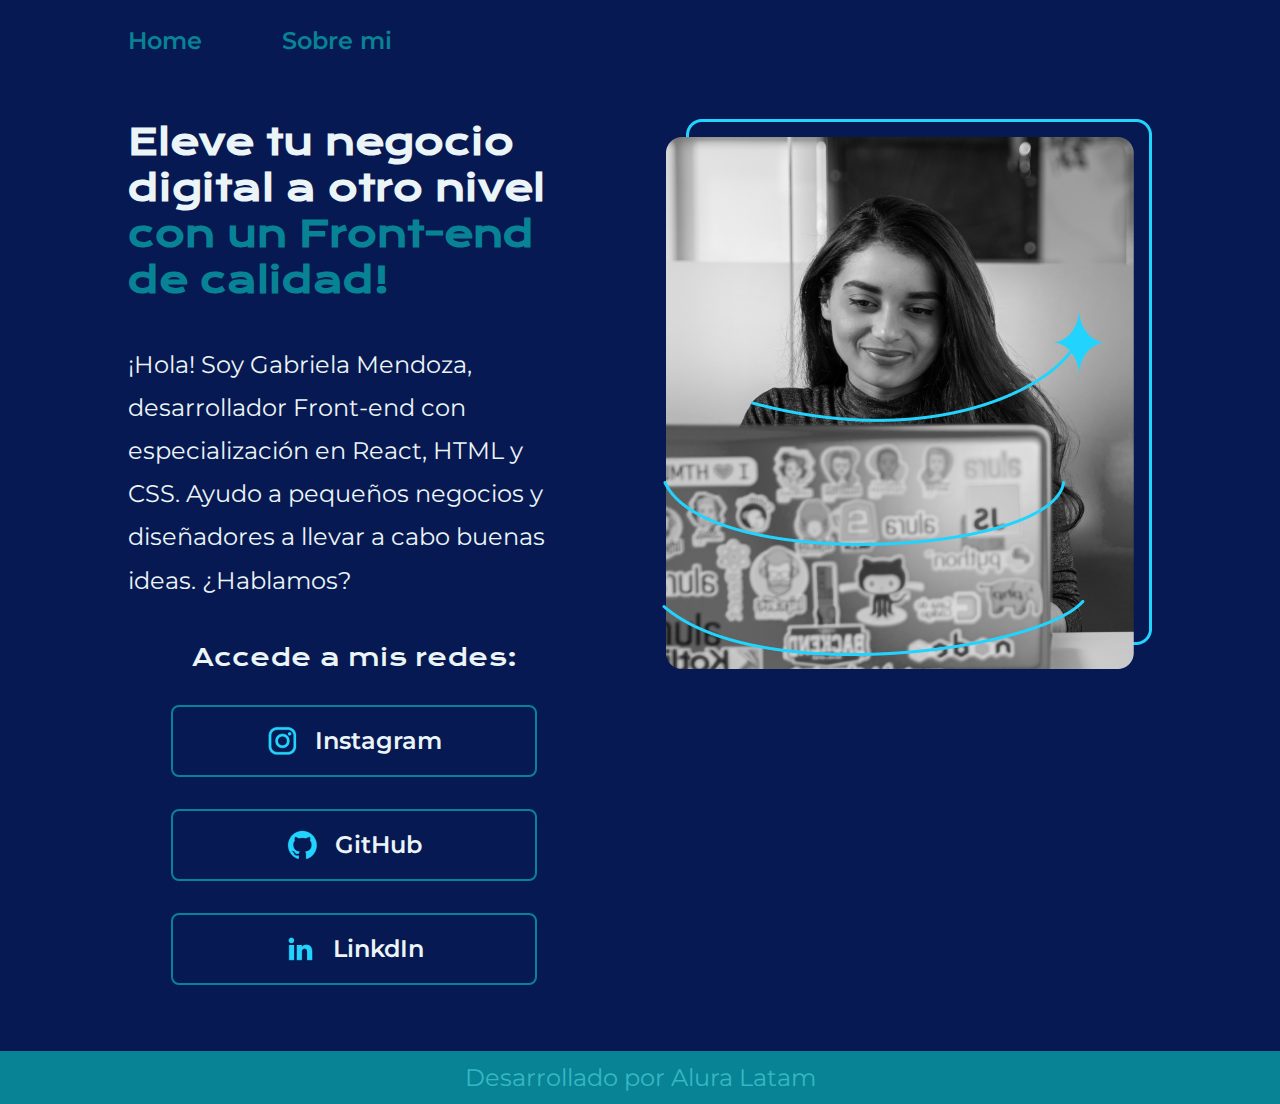
<file: index.html>
<!DOCTYPE html>
<html lang="es">
<head>
  <meta charset="UTF-8">
  <meta http-equiv="X-UA-Compatible" content="ie=edge">
  <meta name="viewport" content="width=device-width, initial-scale=1.0">
  <link rel="stylesheet" href="./style/style.css">
  <title>Portafolio</title>
</head> 
<body>
  <header>
    <nav class="header_menu">
      <a class="menu_link" href="./index.html">Home</a>
      <a class="menu_link" href="./about.html">Sobre mi</a>
    </nav>
  </header>
  <main class="main">
    <div class="text-content">
      <h1 class="title">Eleve tu negocio digital a otro nivel <strong>con un Front-end 
        de calidad!</strong>
      </h1>
      <p>
        ¡Hola! Soy Gabriela Mendoza, desarrollador Front-end con especialización
        en React, HTML y CSS. Ayudo a pequeños negocios y diseñadores a llevar 
        a cabo buenas ideas. ¿Hablamos?
      </p>
      <div class="link-content">
        <h2 class="subtitle">Accede a mis redes:</h2>
        <a class="link" href="http://instagram.com">
          <img src="./assets/instagram.png" alt="logo ig" srcset="">
          Instagram
        </a>
        <a class="link" href="http://github.com">
          <img src="./assets/github.png" alt="logo github" srcset="">
          GitHub
        </a>
        <a class="link" href="http://linkedin.com">
          <img src="./assets/linkedin.png" alt="logo ig" srcset="">
          LinkdIn
        </a>
      </div>
    </div>
    <img class="foto" src="./assets/Imagem.png" width="50%" alt="imagen de tulio bastidas"/>
  </main>
  <footer class="footer">  
    <p>Desarrollado por Alura Latam</p>
  </footer>
</body>
</html>
</file>
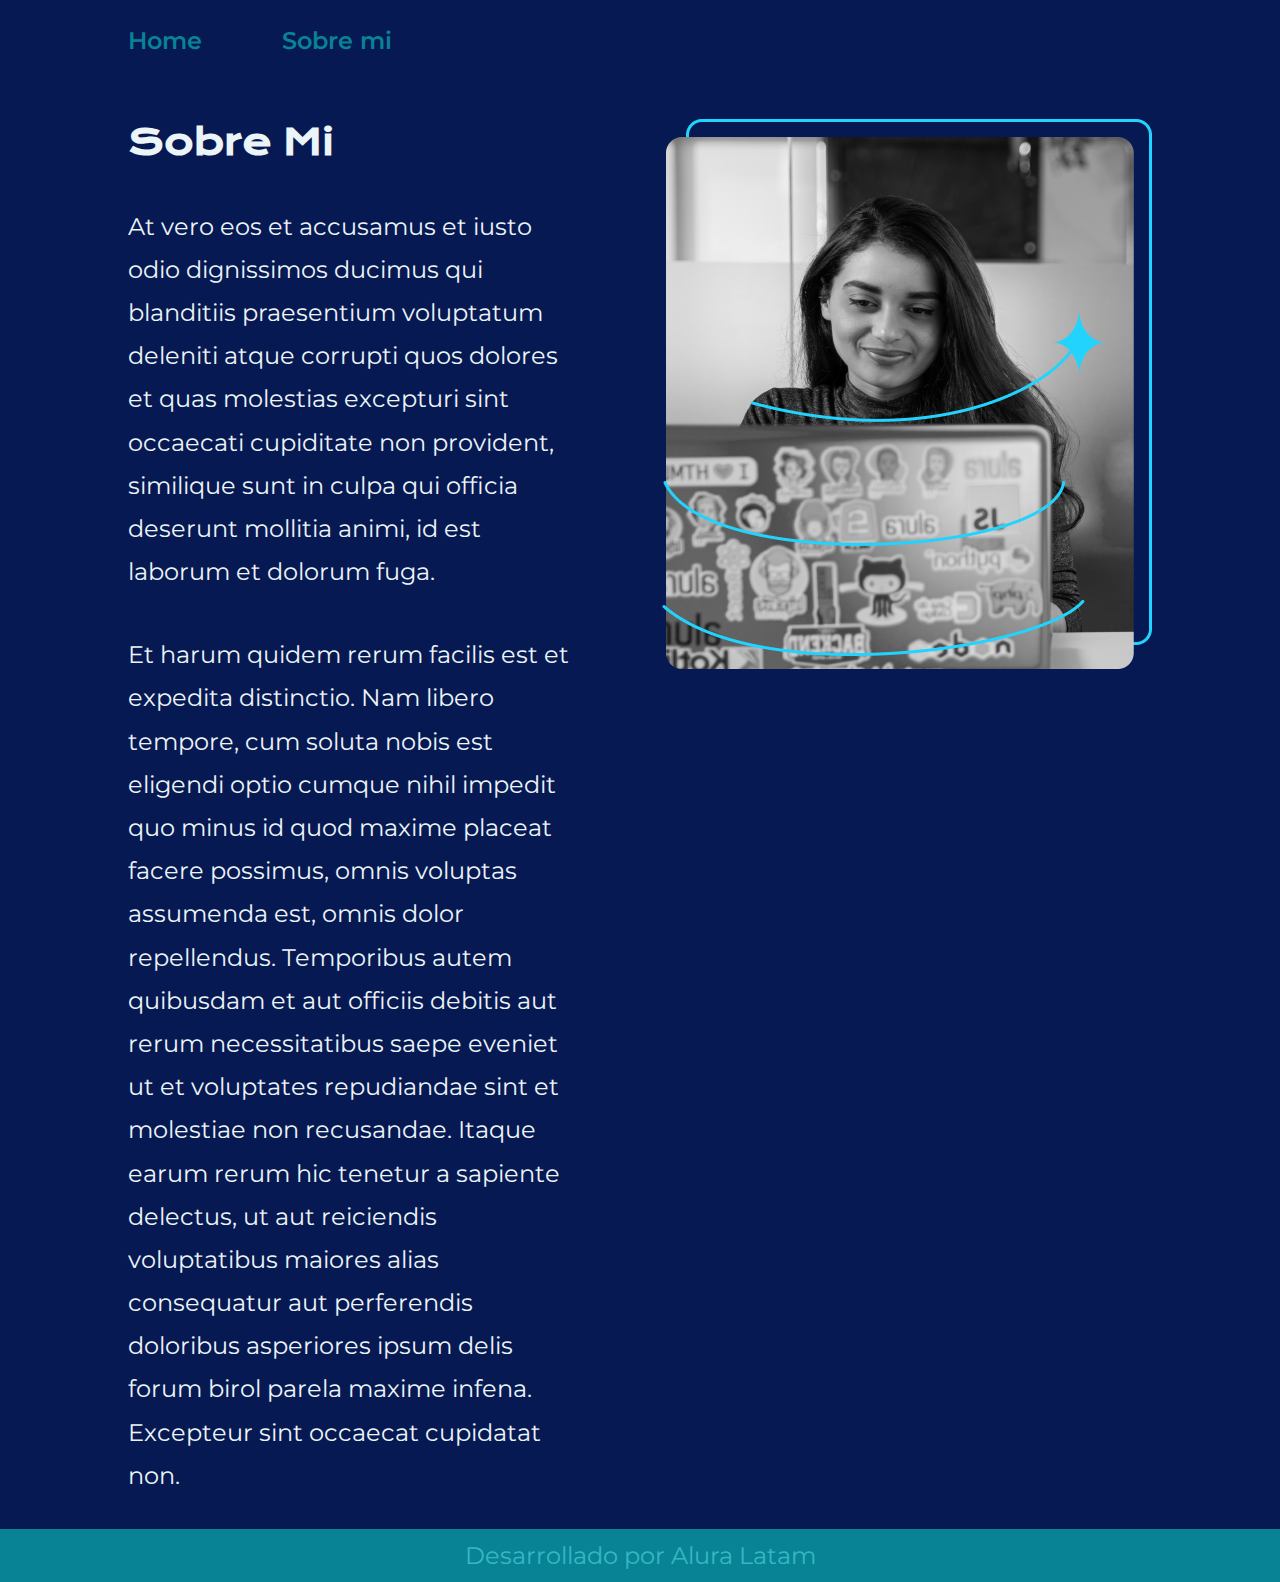
<file: about.html>
<!DOCTYPE html>
<html lang="es">
<head>
  <meta charset="UTF-8">
  <meta http-equiv="X-UA-Compatible" content="ie=edge">
  <meta name="viewport" content="width=device-width, initial-scale=1.0">
  <link rel="stylesheet" href="./style/style.css">
  <title>About Me</title>
</head>
<body>
  <body>
    <header>
      <nav class="header_menu">
        <a class="menu_link" href="./index.html">Home</a>
        <a class="menu_link" href="./about.html">Sobre mi</a>
      </nav>
    </header>
    <main class="main">
      <div class="text-content">
        <h1 class="title">Sobre Mi</h1>
        <p>At vero eos et accusamus et iusto odio dignissimos 
          ducimus qui blanditiis praesentium voluptatum deleniti atque corrupti 
          quos dolores et quas molestias excepturi sint occaecati cupiditate 
          non provident, similique sunt in culpa qui officia deserunt mollitia 
          animi, id est laborum et dolorum fuga.
        </p>
        <p>
          Et harum quidem rerum facilis est et expedita distinctio. Nam libero 
          tempore, cum soluta nobis est eligendi optio cumque nihil impedit quo 
          minus id quod maxime placeat facere possimus, omnis voluptas assumenda 
          est, omnis dolor repellendus. Temporibus autem quibusdam et aut 
          officiis debitis aut rerum necessitatibus saepe eveniet ut et 
          voluptates repudiandae sint et molestiae non recusandae. Itaque earum 
          rerum hic tenetur a sapiente delectus, ut aut reiciendis voluptatibus 
          maiores alias consequatur aut perferendis doloribus asperiores ipsum 
          delis forum birol parela maxime infena. Excepteur sint occaecat 
            cupidatat non.
        </p>
      </div>
      <img class="foto" src="./assets/Imagem.png" width="50%" alt="imagen de tulio bastidas"/>
    </main>
    <footer class="footer">  
      <p>Desarrollado por Alura Latam</p>
    </footer>
  </body>
  
</body>
</html>
</file>
<file: style/style.css>
@import url('https://fonts.googleapis.com/css2?family=Krona+One&family=Montserrat:ital,wght@0,100..900;1,100..900&display=swap');

:root{
  --text-color: #EBF4F6;
  --strong-color: #088395;
  --bg-color: #071952;
  --btn-color: #37B7C3;

  --font-krona: "Krona One", sans-serif;
  --font-montserrat: "Montserrat", sans-serif;
  --font-small: 1.5rem;
  --font-medium: 2.25rem;
}
/* desktop */

*{
  padding: 0;
  margin: 0;
}

body{
  background-color: var(--bg-color); 
  color: var(--text-color);
  box-sizing: border-box;
}

/* header */

header{
  margin: 2% 10%; 
}

.header_menu{
  display: flex;
  gap: 80px;
}

.menu_link{
  color: var(--strong-color);
  font-family: var(--font-montserrat);
  font-weight: 600;
  text-decoration: none;
  font-size: var(--font-small);

}

ul > li{
  list-style: none;
  display: inline-block;
}

/* end header */
/* main */

.title{
  font-family: var(--font-krona);
  font-size: var(--font-medium);
}

strong{
  color: var(--strong-color);
  font-family: var(--font-krona)
}

p{
  font-family: var(--font-montserrat);
  font-size: var(--font-small);
  font-weight: 400;
  line-height: 1.8;
}

.text-content{
  width: 50%;
  display: flex;
  flex-direction: column;
  gap: 40px;
} 

.main{
  display: flex;
  margin: 5% 10% 2.5%;
  align-items: flex-start;
  justify-content: space-between;
  gap: 82px ;
}

.subtitle{
  font-family: var(--font-krona);
  font-size: var(--font-small);
  font-weight: 400;
}

.link-content{
  display: flex;
  flex-direction: column;
  gap: 32px;
  align-items: center ;
  padding-bottom: 34px;
  width: auto 
}

.link{
  background-color: var(-bg-color);
  color: var(--text-color);
  width: 80%;
  text-align: center;
  font-family: var(--font-montserrat);
  font-weight: 600;
  font-size: var(--font-small);
  border: 2px solid var(--strong-color);
  border-radius: 8px;
  margin: 0 16px;
  display: flex;
  justify-content: center;
  gap: 16px;
  padding: 18px 0;
  text-decoration: none;
  align-items: center;
}

.link:hover{
  background-color: var(--btn-color);
}

/* end main */
/* footer */

.footer{
  background-color: var(--strong-color);
  color: var(--btn-color);
  font-family: var(--font-montserrat);
  padding: 5px;
  text-align: center;
}

/* end footer */
/* Mobil */

@media screen and (max-width: 760px){
  .header_menu{
    justify-content: center;
    margin-top: 5%;
  }

  .title{
    font-size: var(--font-medium);
  }

  .subtitle{
    font-size: var(--font-small);
  }

  .text-content{
    width: auto;
  }

  .main{
    flex-direction: column-reverse;
    align-items: center;
    gap: 82px;
    margin-bottom: 50px;  
  }

  .link-content{
    flex-direction: column;
    align-items: center;
    padding-bottom: 15px;
    width: auto;  
  }

  .link{
    width: 90%;
  }
}
</file>
